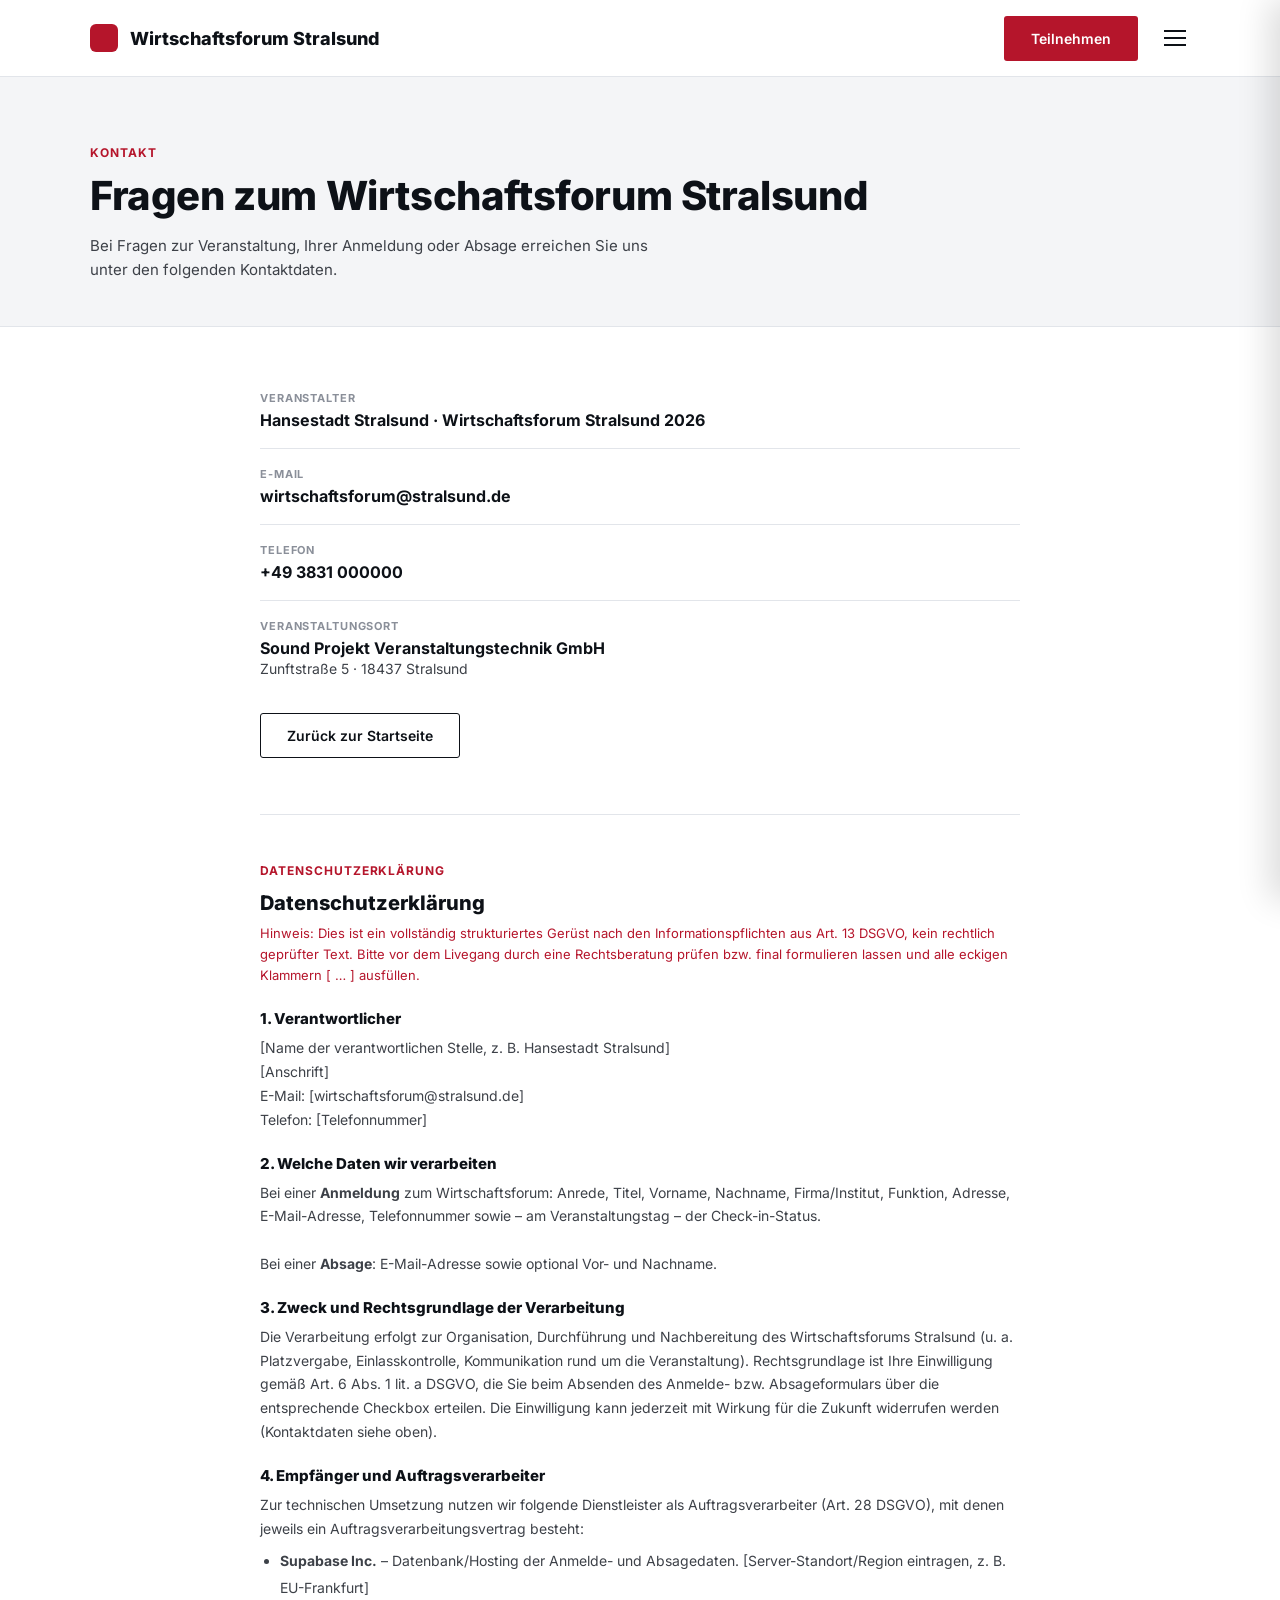
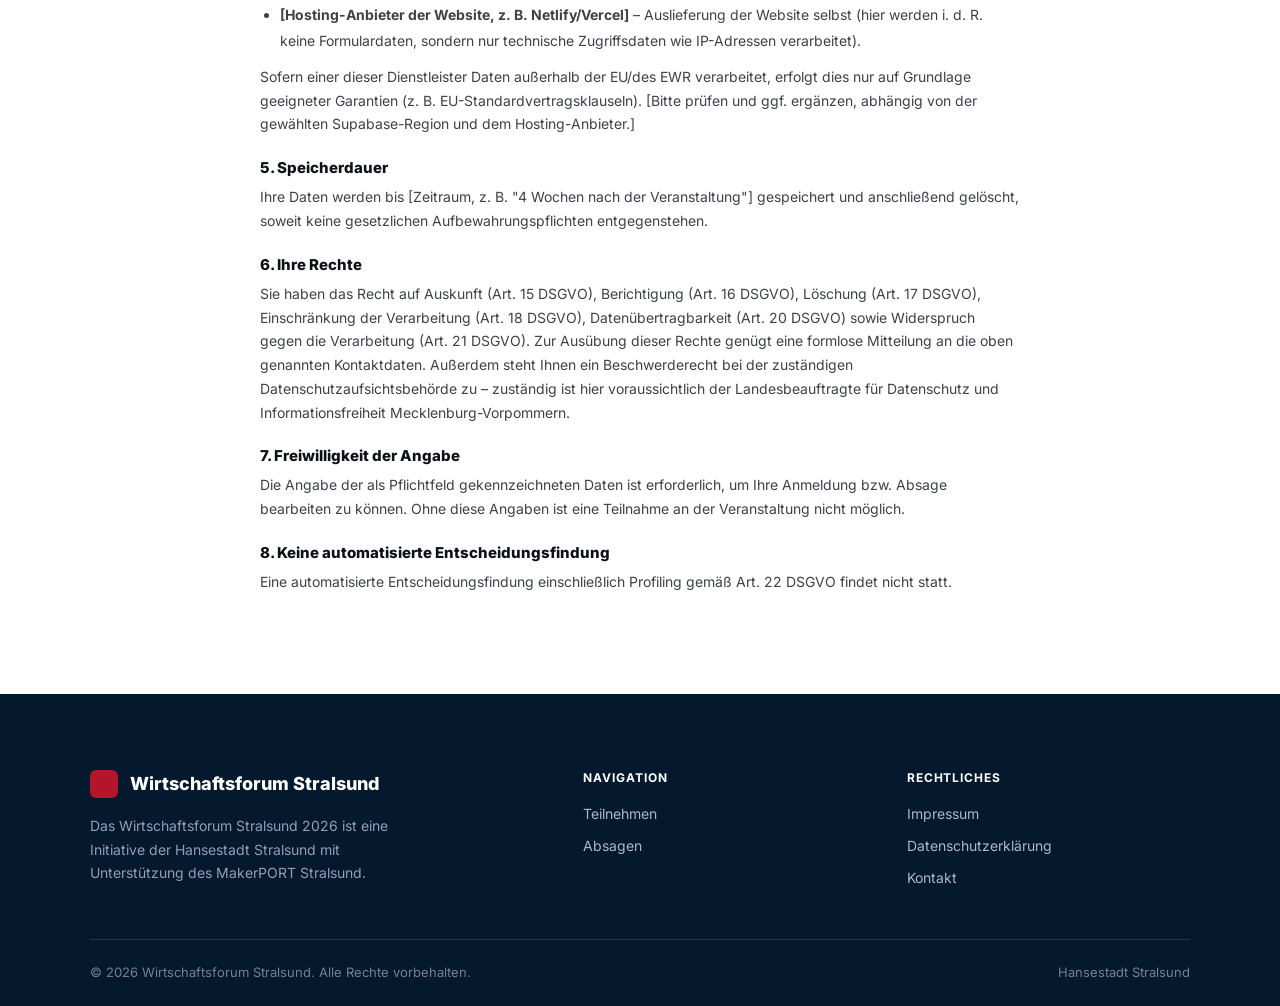
<file: kontakt.html>
<!DOCTYPE html>
<html lang="de">
<head>
<meta charset="UTF-8">
<meta name="viewport" content="width=device-width, initial-scale=1.0">
<title>Kontakt – Wirtschaftsforum Stralsund</title>
<link rel="stylesheet" href="fonts.css">
<style>
  :root{
    --accent:#b5152b;
    --accent-dark:#8a0f21;
    --accent-tint:#faeaec;
    --ink:#0d1117;
    --body:#3d4148;
    --paper:#ffffff;
    --gray-bg:#f4f5f7;
    --line:#e2e5ea;
    --footer-bg:#04182e;
    --footer-text:#aeb8c6;
  }
  *{box-sizing:border-box;margin:0;padding:0;}
  html{scroll-behavior:smooth;}
  body{
    font-family:'Inter',Arial,sans-serif;
    color:var(--body);
    background:var(--paper);
    -webkit-font-smoothing:antialiased;
  }
  img{display:block;max-width:100%;}
  a{color:inherit;text-decoration:none;}
  .wrap{max-width:1180px;margin:0 auto;padding:0 40px;}
  .eyebrow{
    font-size:12px;letter-spacing:.08em;text-transform:uppercase;
    font-weight:700;color:var(--accent);
  }

  /* ---------- Buttons ---------- */
  .btn{
    display:inline-flex;align-items:center;justify-content:center;gap:8px;
    padding:13px 26px;
    font-size:14px;font-weight:600;
    border-radius:3px;border:1.5px solid transparent;
    cursor:pointer;transition:background .15s ease,color .15s ease,border-color .15s ease;
  }
  .btn:focus-visible{outline:2px solid var(--accent);outline-offset:3px;}
  .btn-primary{background:var(--accent);color:#fff;}
  .btn-primary:hover{background:var(--accent-dark);}
  .btn-outline-dark{background:transparent;color:var(--ink);border-color:var(--ink);}
  .btn-outline-dark:hover{background:var(--ink);color:#fff;}

  /* ---------- Header ---------- */
  header{
    position:sticky;top:0;z-index:50;
    background:rgba(255,255,255,.96);
    backdrop-filter:blur(6px);
    border-bottom:1px solid var(--line);
  }
  .nav{display:flex;align-items:center;justify-content:space-between;height:76px;}
  .brand{display:flex;align-items:center;gap:12px;font-weight:800;font-size:18px;color:var(--ink);}
  .brand .mark{width:28px;height:28px;background:var(--accent);border-radius:6px;flex:none;}
  .nav-right{display:flex;align-items:center;gap:22px;}
  .burger{display:flex;flex-direction:column;gap:5px;cursor:pointer;background:none;border:none;padding:4px;}
  .burger span{width:22px;height:2px;background:var(--ink);display:block;transition:transform .2s ease,opacity .2s ease;}
  .burger[aria-expanded="true"] span:nth-child(1){transform:translateY(7px) rotate(45deg);}
  .burger[aria-expanded="true"] span:nth-child(2){opacity:0;}
  .burger[aria-expanded="true"] span:nth-child(3){transform:translateY(-7px) rotate(-45deg);}

  /* ---------- Menu Panel ---------- */
  .menu-backdrop{
    position:fixed;inset:0;background:rgba(4,24,46,.55);
    opacity:0;visibility:hidden;transition:opacity .25s ease,visibility .25s ease;z-index:90;
  }
  .menu-backdrop.open{opacity:1;visibility:visible;}
  .menu-panel{
    position:fixed;top:0;right:0;height:100%;width:340px;max-width:86vw;
    background:#fff;z-index:95;box-shadow:-10px 0 32px rgba(0,0,0,.14);
    transform:translateX(100%);transition:transform .3s ease;
    padding:30px 30px 40px;display:flex;flex-direction:column;
  }
  .menu-panel.open{transform:translateX(0);}
  .menu-panel-top{display:flex;align-items:center;justify-content:space-between;margin-bottom:34px;}
  .menu-panel-brand{font-weight:800;font-size:15px;color:var(--ink);}
  .menu-close{background:none;border:none;font-size:26px;line-height:1;cursor:pointer;color:var(--ink);padding:4px 8px;}
  .menu-close:focus-visible,.burger:focus-visible{outline:2px solid var(--accent);outline-offset:3px;}
  .menu-links{list-style:none;display:flex;flex-direction:column;}
  .menu-links a{
    display:block;padding:18px 2px;font-size:21px;font-weight:700;color:var(--ink);
    border-bottom:1px solid var(--line);transition:color .15s ease;
  }
  .menu-links a:hover{color:var(--accent);}
  .menu-panel-foot{margin-top:auto;padding-top:24px;font-size:13px;color:#8a8f99;}

  /* ---------- Page header ---------- */
  .page-head{background:var(--gray-bg);padding:64px 0 44px;border-bottom:1px solid var(--line);}
  .page-head h1{font-size:clamp(28px,3.6vw,40px);font-weight:800;color:var(--ink);letter-spacing:-.01em;margin-top:10px;}
  .page-head p{font-size:15px;line-height:1.6;color:var(--body);max-width:560px;margin-top:14px;}

  /* ---------- Form ---------- */
  .form-section{padding:64px 0 100px;}
  .form-card{max-width:760px;margin:0 auto;}
  .form-grid{display:grid;grid-template-columns:1fr 1fr;gap:20px 24px;}
  .field{display:flex;flex-direction:column;gap:7px;}
  .field.full{grid-column:1 / -1;}
  .field label{font-size:13px;font-weight:600;color:var(--ink);}
  .field label .req{color:var(--accent);}
  .field label .opt{color:#8a8f99;font-weight:500;font-size:12px;}
  .field input,.field select{
    font-family:inherit;font-size:15px;color:var(--ink);
    padding:12px 14px;border:1.5px solid var(--line);border-radius:4px;background:#fff;
    transition:border-color .15s ease;
  }
  .field input:focus,.field select:focus{outline:none;border-color:var(--accent);}
  .field input:invalid:not(:placeholder-shown){border-color:#c94b4b;}
  .checkbox-field{display:flex;align-items:flex-start;gap:10px;margin-top:6px;}
  .checkbox-field input{width:18px;height:18px;flex:none;margin-top:2px;accent-color:var(--accent);}
  .checkbox-field label{font-size:13.5px;line-height:1.55;color:var(--body);}
  .checkbox-field a{color:var(--accent);font-weight:600;}
  .form-note{font-size:12.5px;color:#8a8f99;margin-top:2px;}
  .form-actions{margin-top:36px;display:flex;gap:14px;flex-wrap:wrap;align-items:center;}
  .form-required-hint{font-size:12.5px;color:#8a8f99;margin-top:28px;}

  .success-box{
    max-width:760px;margin:0 auto;text-align:center;padding:60px 20px;
    border:1px solid var(--line);border-radius:6px;background:var(--gray-bg);display:none;
  }
  .success-box.show{display:block;}
  .form-card.hide{display:none;}
  .success-box .ic-ok{
    width:56px;height:56px;border-radius:50%;background:var(--accent-tint);color:var(--accent);
    display:flex;align-items:center;justify-content:center;margin:0 auto 20px;
  }
  .success-box h2{font-size:22px;font-weight:800;color:var(--ink);margin-bottom:10px;}
  .success-box p{font-size:14.5px;color:var(--body);max-width:420px;margin:0 auto;}

  /* ---------- Footer ---------- */
  footer{background:var(--footer-bg);color:var(--footer-text);padding:76px 0 26px;}
  .footer-grid{display:grid;grid-template-columns:1.6fr 1fr 1fr;gap:40px;padding-bottom:52px;}
  footer .brand{color:#fff;margin-bottom:16px;}
  .footer-desc{font-size:14px;line-height:1.7;max-width:320px;color:#8fa0b8;}
  .footer-heading{font-size:12px;letter-spacing:.08em;text-transform:uppercase;color:#fff;font-weight:700;margin-bottom:18px;}
  .footer-links{list-style:none;display:flex;flex-direction:column;gap:12px;}
  .footer-links a{font-size:14px;color:#aeb8c6;transition:color .15s ease;}
  .footer-links a:hover{color:#fff;}
  .footer-bottom{
    border-top:1px solid rgba(255,255,255,.12);padding-top:24px;
    display:flex;justify-content:space-between;flex-wrap:wrap;gap:10px;
    font-size:13px;color:#728098;
  }

  @media (max-width:900px){
    .footer-grid{grid-template-columns:1fr;gap:34px;}
  }
  @media (max-width:640px){
    .wrap{padding:0 22px;}
    .nav{height:66px;}
    .nav-right .btn-primary{display:none;}
    .page-head{padding:44px 0 32px;}
    .form-section{padding:44px 0 64px;}
    .form-grid{grid-template-columns:1fr;}
  }
  @media (prefers-reduced-motion: reduce){*{animation:none !important;transition:none !important;}}
</style>
</head>
<body>

<header>
  <div class="wrap nav">
    <a href="index.html" class="brand">
      <span class="mark"></span>
      Wirtschaftsforum Stralsund
    </a>
    <div class="nav-right">
      <a href="teilnehmen.html" class="btn btn-primary">Teilnehmen</a>
      <button class="burger" id="burgerBtn" aria-label="Menü öffnen" aria-expanded="false" aria-controls="mobileMenu"><span></span><span></span><span></span></button>
    </div>
  </div>
</header>

<div class="menu-backdrop" id="menuBackdrop"></div>
<nav class="menu-panel" id="mobileMenu" aria-label="Hauptmenü">
  <div class="menu-panel-top">
    <span class="menu-panel-brand">Menü</span>
    <button class="menu-close" id="menuCloseBtn" aria-label="Menü schließen">&times;</button>
  </div>
  <ul class="menu-links">
    <li><a href="teilnehmen.html">Teilnehmen</a></li>
    <li><a href="absagen.html">Absagen</a></li>
    <li><a href="kontakt.html">Kontakt</a></li>
  </ul>
  <div class="menu-panel-foot">Wirtschaftsforum Stralsund · 05. November 2026</div>
</nav>

<section class="page-head">
  <div class="wrap">
    <span class="eyebrow">Kontakt</span>
    <h1>Fragen zum Wirtschaftsforum Stralsund</h1>
    <p>Bei Fragen zur Veranstaltung, Ihrer Anmeldung oder Absage erreichen Sie uns unter den folgenden Kontaktdaten.</p>
  </div>
</section>

<section class="form-section">
  <div class="wrap">

    <div class="form-card">
      <div class="fact" style="border-bottom:1px solid var(--line);padding:0 0 18px;">
        <div><div class="fact-label" style="font-size:11px;letter-spacing:.08em;text-transform:uppercase;color:#8a8f99;font-weight:700;margin-bottom:5px;">Veranstalter</div>
        <div style="font-weight:700;color:var(--ink);">Hansestadt Stralsund · Wirtschaftsforum Stralsund 2026</div></div>
      </div>
      <div style="padding:18px 0;border-bottom:1px solid var(--line);">
        <div class="fact-label" style="font-size:11px;letter-spacing:.08em;text-transform:uppercase;color:#8a8f99;font-weight:700;margin-bottom:5px;">E-Mail</div>
        <a href="mailto:wirtschaftsforum@stralsund.de" style="font-weight:700;color:var(--ink);">wirtschaftsforum@stralsund.de</a>
      </div>
      <div style="padding:18px 0;border-bottom:1px solid var(--line);">
        <div class="fact-label" style="font-size:11px;letter-spacing:.08em;text-transform:uppercase;color:#8a8f99;font-weight:700;margin-bottom:5px;">Telefon</div>
        <a href="tel:+493831000000" style="font-weight:700;color:var(--ink);">+49 3831 000000</a>
      </div>
      <div style="padding:18px 0 0;">
        <div class="fact-label" style="font-size:11px;letter-spacing:.08em;text-transform:uppercase;color:#8a8f99;font-weight:700;margin-bottom:5px;">Veranstaltungsort</div>
        <div style="font-weight:700;color:var(--ink);">Sound Projekt Veranstaltungstechnik GmbH</div>
        <div style="font-size:14px;color:var(--body);margin-top:2px;">Zunftstraße 5 · 18437 Stralsund</div>
      </div>

      <div class="form-actions">
        <a href="index.html" class="btn btn-outline-dark">Zurück zur Startseite</a>
      </div>
    </div>

    <div class="form-card" id="datenschutz" style="margin-top:56px;padding-top:44px;border-top:1px solid var(--line);max-width:760px;">
      <span class="eyebrow">Datenschutzerklärung</span>
      <h2 style="font-size:20px;font-weight:800;color:var(--ink);margin:12px 0 8px;">Datenschutzerklärung</h2>
      <p style="font-size:13px;line-height:1.6;color:var(--accent);margin-bottom:24px;">
        Hinweis: Dies ist ein vollständig strukturiertes Gerüst nach den Informationspflichten aus
        Art. 13 DSGVO, kein rechtlich geprüfter Text. Bitte vor dem Livegang durch eine
        Rechtsberatung prüfen bzw. final formulieren lassen und alle eckigen Klammern [ … ] ausfüllen.
      </p>

      <h3 style="font-size:15px;font-weight:800;color:var(--ink);margin:22px 0 8px;">1. Verantwortlicher</h3>
      <p style="font-size:14px;line-height:1.7;color:var(--body);">
        [Name der verantwortlichen Stelle, z. B. Hansestadt Stralsund]<br>
        [Anschrift]<br>
        E-Mail: [wirtschaftsforum@stralsund.de]<br>
        Telefon: [Telefonnummer]
      </p>

      <h3 style="font-size:15px;font-weight:800;color:var(--ink);margin:22px 0 8px;">2. Welche Daten wir verarbeiten</h3>
      <p style="font-size:14px;line-height:1.7;color:var(--body);">
        Bei einer <strong>Anmeldung</strong> zum Wirtschaftsforum: Anrede, Titel, Vorname, Nachname,
        Firma/Institut, Funktion, Adresse, E-Mail-Adresse, Telefonnummer sowie – am Veranstaltungstag –
        der Check-in-Status.<br><br>
        Bei einer <strong>Absage</strong>: E-Mail-Adresse sowie optional Vor- und Nachname.
      </p>

      <h3 style="font-size:15px;font-weight:800;color:var(--ink);margin:22px 0 8px;">3. Zweck und Rechtsgrundlage der Verarbeitung</h3>
      <p style="font-size:14px;line-height:1.7;color:var(--body);">
        Die Verarbeitung erfolgt zur Organisation, Durchführung und Nachbereitung des
        Wirtschaftsforums Stralsund (u. a. Platzvergabe, Einlasskontrolle, Kommunikation rund um die
        Veranstaltung). Rechtsgrundlage ist Ihre Einwilligung gemäß Art. 6 Abs. 1 lit. a DSGVO, die Sie
        beim Absenden des Anmelde- bzw. Absageformulars über die entsprechende Checkbox erteilen. Die
        Einwilligung kann jederzeit mit Wirkung für die Zukunft widerrufen werden (Kontaktdaten siehe
        oben).
      </p>

      <h3 style="font-size:15px;font-weight:800;color:var(--ink);margin:22px 0 8px;">4. Empfänger und Auftragsverarbeiter</h3>
      <p style="font-size:14px;line-height:1.7;color:var(--body);">
        Zur technischen Umsetzung nutzen wir folgende Dienstleister als Auftragsverarbeiter
        (Art. 28 DSGVO), mit denen jeweils ein Auftragsverarbeitungsvertrag besteht:
      </p>
      <ul style="font-size:14px;line-height:1.9;color:var(--body);margin:8px 0 0 20px;">
        <li><strong>Supabase Inc.</strong> – Datenbank/Hosting der Anmelde- und Absagedaten. [Server-Standort/Region eintragen, z. B. EU-Frankfurt]</li>
        <li><strong>[Hosting-Anbieter der Website, z. B. Netlify/Vercel]</strong> – Auslieferung der Website selbst (hier werden i. d. R. keine Formulardaten, sondern nur technische Zugriffsdaten wie IP-Adressen verarbeitet).</li>
      </ul>
      <p style="font-size:14px;line-height:1.7;color:var(--body);margin-top:10px;">
        Sofern einer dieser Dienstleister Daten außerhalb der EU/des EWR verarbeitet, erfolgt dies nur
        auf Grundlage geeigneter Garantien (z. B. EU-Standardvertragsklauseln). [Bitte prüfen und ggf.
        ergänzen, abhängig von der gewählten Supabase-Region und dem Hosting-Anbieter.]
      </p>

      <h3 style="font-size:15px;font-weight:800;color:var(--ink);margin:22px 0 8px;">5. Speicherdauer</h3>
      <p style="font-size:14px;line-height:1.7;color:var(--body);">
        Ihre Daten werden bis [Zeitraum, z. B. "4 Wochen nach der Veranstaltung"] gespeichert und
        anschließend gelöscht, soweit keine gesetzlichen Aufbewahrungspflichten entgegenstehen.
      </p>

      <h3 style="font-size:15px;font-weight:800;color:var(--ink);margin:22px 0 8px;">6. Ihre Rechte</h3>
      <p style="font-size:14px;line-height:1.7;color:var(--body);">
        Sie haben das Recht auf Auskunft (Art. 15 DSGVO), Berichtigung (Art. 16 DSGVO), Löschung
        (Art. 17 DSGVO), Einschränkung der Verarbeitung (Art. 18 DSGVO), Datenübertragbarkeit
        (Art. 20 DSGVO) sowie Widerspruch gegen die Verarbeitung (Art. 21 DSGVO). Zur Ausübung dieser
        Rechte genügt eine formlose Mitteilung an die oben genannten Kontaktdaten. Außerdem steht
        Ihnen ein Beschwerderecht bei der zuständigen Datenschutzaufsichtsbehörde zu – zuständig ist
        hier voraussichtlich der Landesbeauftragte für Datenschutz und Informationsfreiheit
        Mecklenburg-Vorpommern.
      </p>

      <h3 style="font-size:15px;font-weight:800;color:var(--ink);margin:22px 0 8px;">7. Freiwilligkeit der Angabe</h3>
      <p style="font-size:14px;line-height:1.7;color:var(--body);">
        Die Angabe der als Pflichtfeld gekennzeichneten Daten ist erforderlich, um Ihre Anmeldung bzw.
        Absage bearbeiten zu können. Ohne diese Angaben ist eine Teilnahme an der Veranstaltung nicht
        möglich.
      </p>

      <h3 style="font-size:15px;font-weight:800;color:var(--ink);margin:22px 0 8px;">8. Keine automatisierte Entscheidungsfindung</h3>
      <p style="font-size:14px;line-height:1.7;color:var(--body);">
        Eine automatisierte Entscheidungsfindung einschließlich Profiling gemäß Art. 22 DSGVO findet
        nicht statt.
      </p>
    </div>

  </div>
</section>

<footer>
  <div class="wrap">
    <div class="footer-grid">
      <div>
        <div class="brand"><span class="mark"></span>Wirtschaftsforum Stralsund</div>
        <p class="footer-desc">Das Wirtschaftsforum Stralsund 2026 ist eine Initiative der Hansestadt Stralsund mit Unterstützung des MakerPORT Stralsund.</p>
      </div>
      <div>
        <div class="footer-heading">Navigation</div>
        <ul class="footer-links"><li><a href="teilnehmen.html">Teilnehmen</a></li><li><a href="absagen.html">Absagen</a></li></ul>
      </div>
      <div>
        <div class="footer-heading">Rechtliches</div>
        <ul class="footer-links"><li><a href="#impressum">Impressum</a></li><li><a href="#datenschutz">Datenschutzerklärung</a></li><li><a href="kontakt.html">Kontakt</a></li></ul>
      </div>
    </div>
    <div class="footer-bottom">
      <span>© 2026 Wirtschaftsforum Stralsund. Alle Rechte vorbehalten.</span>
      <span>Hansestadt Stralsund</span>
    </div>
  </div>
</footer>

<script>
  (function(){
    var burger = document.getElementById('burgerBtn');
    var closeBtn = document.getElementById('menuCloseBtn');
    var panel = document.getElementById('mobileMenu');
    var backdrop = document.getElementById('menuBackdrop');

    function openMenu(){
      panel.classList.add('open');
      backdrop.classList.add('open');
      burger.setAttribute('aria-expanded','true');
      document.body.style.overflow='hidden';
      closeBtn.focus();
    }
    function closeMenu(){
      panel.classList.remove('open');
      backdrop.classList.remove('open');
      burger.setAttribute('aria-expanded','false');
      document.body.style.overflow='';
      burger.focus();
    }
    burger.addEventListener('click', function(){
      panel.classList.contains('open') ? closeMenu() : openMenu();
    });
    closeBtn.addEventListener('click', closeMenu);
    backdrop.addEventListener('click', closeMenu);
    document.addEventListener('keydown', function(e){
      if(e.key === 'Escape' && panel.classList.contains('open')) closeMenu();
    });
  })();

</script>

</body>
</html>
</file>
<file: fonts.css>
/* Inter – lokal gehostet (kein Google-Fonts-Aufruf, DSGVO-konform) */
@font-face{
  font-family:'Inter';
  font-style:normal;
  font-weight:400;
  font-display:swap;
  src:url('./fonts/inter-latin-400-normal.woff2') format('woff2');
}
@font-face{
  font-family:'Inter';
  font-style:normal;
  font-weight:500;
  font-display:swap;
  src:url('./fonts/inter-latin-500-normal.woff2') format('woff2');
}
@font-face{
  font-family:'Inter';
  font-style:normal;
  font-weight:600;
  font-display:swap;
  src:url('./fonts/inter-latin-600-normal.woff2') format('woff2');
}
@font-face{
  font-family:'Inter';
  font-style:normal;
  font-weight:700;
  font-display:swap;
  src:url('./fonts/inter-latin-700-normal.woff2') format('woff2');
}
@font-face{
  font-family:'Inter';
  font-style:normal;
  font-weight:800;
  font-display:swap;
  src:url('./fonts/inter-latin-800-normal.woff2') format('woff2');
}
</file>
